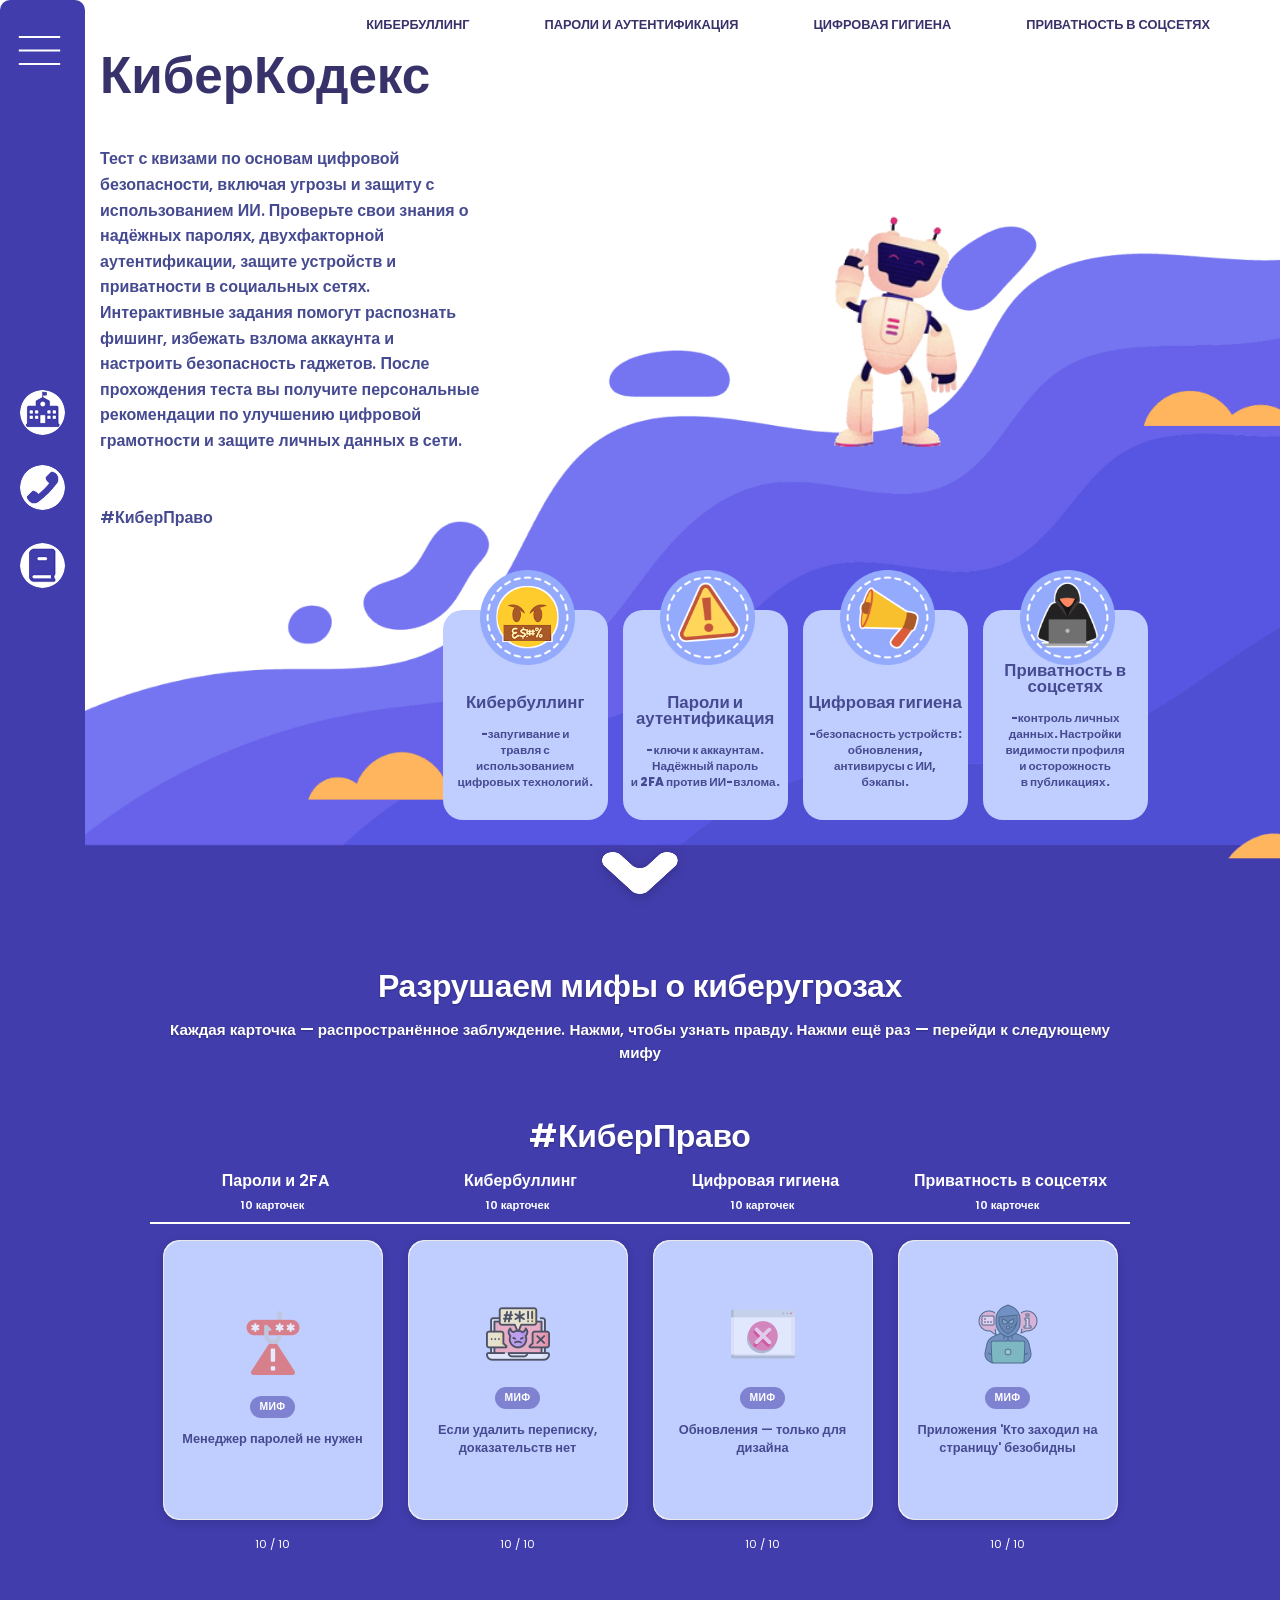
<file: index.html>
<!DOCTYPE html>
<html lang="ru">
<head>
    <meta charset="UTF-8">
    <meta content="noindex, nofollow" name="robots">
    <meta content="width=device-width, initial-scale=1, user-scalable=yes" name="viewport">
    <title>КиберКодекс Квизы</title>
    <link href="https://fonts.googleapis.com/css?family=Poppins:300,400,500,600,700,800,900&display=swap" rel="stylesheet">
    <link rel="stylesheet" href="webstyle.css">
</head>
<body>

<!-- Robot Companion -->
<div id="robotCompanion" class="robot-container">
    <img id="robotGif" src="video/hello.gif" alt="Robot Assistant" class="robot-gif">
</div>

<label>
    <input type="checkbox">
    <div class="sidebar-header"><img src="img/menu-icon.svg" alt="menu"></div>
    <div class="sidebar">
        <div class="sidebar-links">
            <ul>
                <li><a href="https://www.mvd.gov.by/ru/news/7021"><img src="img/imgCollege.png">МВД Беларуси</a></li>
                <li class="dropdown-trigger">
                    <a class="dropdown-link"><img src="img/phone.png">Контакты банков ▼</a>
                    <div class="dropdown-menu">
                        <a href="tel:+375172899090">Приорбанк <br>+375 (17) 289-90-90</a>
                        <a href="tel:+375172188431">Беларусбанк <br>+375 (17) 218-84-31</a>
                        <a href="tel:136">Белагропромбанк 136</a>
                        <a href="tel:+375295148148">БПС-Сбербанк <br>+375 (29) 514-81-48</a>
                        <a href="tel:+375172390239">Белинвестбанк <br>+375 (17) 239-02-39</a>
                        <a href="tel:+375173114444">Паритетбанк <br>+375 (17) 311-44-44</a>
                        <a href="tel:+375172291621">Белгазпромбанк <br>+375 (17) 229-16-21</a>
                        <a href="tel:+375172156115">БелВЭБ <br>+375 (17) 215-61-15</a>
                        <a href="tel:+375172379797">Банк Дабрабыт <br>+375 (17) 237-97-97</a>
                        <a href="tel:+375172729898">Технобанк <br>+375 (17) 272-98-98</a>
                        <a href="tel:+375172299888">МТБанк <br>+375 (17) 229-98-88</a>
                        <a href="tel:+375447333332">Альфа-Банк <br>+375 (44) 733-33-32</a>
                    </div>
                </li>
                <li><a href="https://www.mvd.gov.by/ru/page/glavnoe-upravlenie-ohrany-pravoporyadka-i-profilaktiki/polezno-znat-detyam-i-roditelyam"><img src="img/imgEnglish.png">Справочник по <br>кибербезопасности</a></li>
            </ul>
        </div>
    </div>
</label>

<section>
    <header>
        <ul>
            <li><a href="QuizCyberbulling/index.html">КИБЕРБУЛЛИНГ</a></li>
            <li><a href="QuizPassword/index.html">ПАРОЛИ И АУТЕНТИФИКАЦИЯ</a></li>
            <li><a href="QuizDigital/index.html">ЦИФРОВАЯ ГИГИЕНА</a></li>
            <li><a href="QuizSocial/index.html">ПРИВАТНОСТЬ В СОЦСЕТЯХ</a></li>
        </ul>
    </header>

    <div class="title-text">
        <h1>КиберКодекс</h1>
        <p>Тест с квизами по основам цифровой безопасности, включая угрозы и защиту с использованием ИИ. Проверьте свои знания о надёжных паролях, двухфакторной аутентификации, защите устройств и приватности в социальных сетях. Интерактивные задания помогут распознать фишинг, избежать взлома аккаунта и настроить безопасность гаджетов. После прохождения теста вы получите персональные рекомендации по улучшению цифровой грамотности и защите личных данных в сети.<br></br><br>#КиберПраво</br></p>
    </div>

    <div class="textBox">
        <ul>
            <li>
                <a href="QuizCyberbulling/index.html">
                    Кибербуллинг
                    <p class="des-A1"><br>-запугивание и<br>травля с<br>использованием<br>цифровых технологий.</p>
                    <div class="img-A1"><img src="img/cyberbullying.png"></div>
                </a>
            </li>

            <li>
                <a href="QuizPassword/index.html">
                    Пароли и аутентификация
                    <p class="des-A2"><br>-ключи к аккаунтам.<br>Надёжный пароль<br>и 2FA против ИИ-взлома.</p>
                    <div class="img-A2"><img src="img/danger.png"></div>
                </a>
            </li>

            <li>
                <a href="QuizDigital/index.html">
                    Цифровая гигиена
                    <p class="des-B1"><br>-безопасность устройств:<br>обновления,<br>антивирусы с ИИ,<br>бэкапы.</p>
                    <div class="img-B1"><img src="img/fake.png"></div>
                </a>
            </li>

            <li>
                <a href="QuizSocial/index.html">
                    Приватность в соцсетях
                    <p class="des-B2"><br>-контроль личных<br>данных. Настройки<br>видимости профиля<br>и осторожность<br>в публикациях.</p>
                    <div class="img-B2"><img src="img/scam.png"></div>
                </a>
            </li>
        </ul>
    </div>

    <div class="city">
        <img src="img/Background%20(1).png" class="CityMobile">
    </div>
</section>

<div class="arrow-clean" id="scrollArrowOnly">
    <div class="pure-arrow">
        <span class="arrow-icon-simple"><img src="img/arrow.png"></span>
    </div>
</div>

<div class="decks-container">
    <h2 class="main-title">Разрушаем мифы о киберугрозах</h2>
    <p class="main-subtitle">Каждая карточка — распространённое заблуждение. Нажми, чтобы узнать правду. Нажми ещё раз — перейди к следующему мифу</p>
    <h2 class="main-title">#КиберПраво</h2>
    <div id="decks-wrapper" class="decks-grid"></div>
</div>

<script>
    const topicsData = {
        cyberbullying: {
            title: "Кибербуллинг",
            icon: "",
            cards: [
                { myth: "Если игнорировать обидчика, он сам отстанет", fact: "Игнорирование часто приводит к эскалации. Нужно блокировать, сохранять скрины и обращаться к взрослым." },
                { myth: "Кибербуллинг бывает только в соцсетях", fact: "Травля может происходить в играх, мессенджерах, на форумах, по email." },
                { myth: "Анонимность в сети позволяет безнаказанно оскорблять", fact: "Любые действия оставляют цифровой след. Личность агрессора можно установить." },
                { myth: "Если удалить переписку, доказательств нет", fact: "Скриншоты и сохраненные логи — полноценные доказательства." },
                { myth: "Жаловаться на буллинг — значит показать слабость", fact: "Обращение за помощью — это проявление силы и самозащиты." },
                { myth: "Слова в интернете не имеют значения", fact: "Слова в сети ранят так же сильно, как сказанные в лицо." },
                { myth: "Буллинг — это норма взросления", fact: "Систематическая травля НЕ является нормой и требует вмешательства." },
                { myth: "Лучше не вмешиваться в чужую травлю", fact: "Пассивное наблюдение подпитывает буллинг. Поддержка жертвы помогает." },
                { myth: "Обидчики — всегда незнакомцы", fact: "В 80% случаев агрессор — знакомый: одноклассник или бывший друг." },
                { myth: "Если меня не трогают, меня это не касается", fact: "Кибербуллинг формирует токсичную среду, от которой страдают все." }
            ]
        },
                selfharm: { // "Пароли и аутентификация"
                    title: "Пароли и 2FA",
                    icon: "",
                    cards: [
                        { myth: "ИИ не подбирает пароли", fact: "PassGAN анализирует утечки и генерирует варианты в разы быстрее брутфорса." },
                        { myth: "Gomel2026! — надёжный пароль", fact: "ИИ перебирает такие за секунды. Нужен 15+ случайных символов." },
                        { myth: "Менеджер паролей не нужен", fact: "Менеджеры с ИИ сами меняют скомпрометированные пароли." },
                        { myth: "СМС-2FA спасает от ИИ", fact: "ИИ делает SIM-своппинг через deepfake-голос. Лучше TOTP." },
                        { myth: "ChatGPT придумает надёжный пароль", fact: "Его пароли предсказуемы. Используйте генератор менеджера." },
                        { myth: "2FA — это два пароля", fact: "2FA: пароль + код. ИИ создаёт фишинг-страницы для кражи кода." },
                        { myth: "Брутфорс умер, везде ИИ", fact: "ИИ ускоряет брутфорс в тысячи раз под политики сайтов." },
                        { myth: "Резервная почта не важна", fact: "Если ИИ взломает её через фишинг — доступ ко всем аккаунтам." },
                        { myth: "Браузер сохранит пароли безопасно", fact: "ИИ в браузере не проверяет пароли. Любой скрипт вытащит их." },
                        { myth: "Deepfake не опасен для 2FA", fact: "Deepfake-голосом выманивают код. Не диктуйте код даже 'сотруднику'." }
                    ]
                },
        drugs: { // "Цифровая гигиена"
            title: "Цифровая гигиена",
            icon: "",
            cards: [
                { myth: "Обновления — только для дизайна", fact: "Закрывают уязвимости для ИИ-эксплойтов (например, атак с помощью GAN или AutoGPT)." },
                { myth: "Публичный Wi-Fi + VPN безопасны", fact: "ИИ (например, deep learning-анализатор трафика) может деанонимизировать даже некоторые VPN." },
                { myth: "Фонарику не нужны права", fact: "Вредоносное ИИ (ботнет с компьютерным зрением) может включать камеру под видом фонарика." },
                { myth: "На iPhone вирусов нет", fact: "Шпионское ПО Pegasus использует ИИ для обхода защиты (машинное обучение на уязвимостях)." },
                { myth: "Антивирус на телефоне бесполезен", fact: "Современные антивирусы сами на ИИ (поведенческий анализ, нейросети) ловят аномалии." },
                { myth: "Бэкап не нужен — облако спасёт", fact: "ИИ-шифровальщики (например, LockBit с нейросетевым подбором ключей) шифруют и облака." },
                { myth: "Пиратский софт безопасен с ИИ-антивирусом", fact: "Пиратки содержат 'спящие' ИИ-трейты (например, дропперы с ML-обфускацией). Не качайте." },
                { myth: "Цифровой след — только история", fact: "ИИ (LLM и рекомендательные системы) собирает клики, геометки, время набора для манипуляций." },
                { myth: "Заклеивать камеру — паранойя", fact: "Без заклейки шпионское ИИ (модели распознавания лиц FaceNet, DeepFace) может включать камеру." },
                { myth: "Удалить фото — и готово к продаже", fact: "ИИ-инструменты восстановления (например, Photorec с ML-алгоритмами) достают данные. Только Factory Reset." }
            ]
        },
        scam: { // "Приватность в соцсетях"
            title: "Приватность в соцсетях",
            icon: "",
            cards: [
                { myth: "Геометки в реальном времени — это круто", fact: "Воры видят, что вас нет дома. Публикуйте фото из отпуска после возвращения." },
                { myth: "Дата рождения и школа в профиле никому не нужны", fact: "Мошенники используют эти данные для подбора ответов на секретные вопросы." },
                { myth: "Приватность важна только для звезд", fact: "Ваши данные могут использовать для шантажа, кражи личности или таргета." },
                { myth: "Приложения 'Кто заходил на страницу' безобидны", fact: "Они крадут ваш токен доступа и могут рассылать спам от вашего имени." },
                { myth: "Если друг прислал ссылку, она безопасна", fact: "Аккаунт друга могли взломать. Всегда перепроверяйте через другой канал связи." },
                { myth: "Викторины 'Какой ты персонаж?' просто развлекают", fact: "Они собирают ваши личные данные для создания базы мошенников." },
                { myth: "Социальная инженерия — это взлом серверов", fact: "Это манипуляция людьми. Злоумышленник использует вашу доверчивость и открытые данные." },
                { myth: "После удаления аккаунта данные исчезают мгновенно", fact: "Сервера хранят архивы месяцами. Читайте политику конфиденциальности." },
                { myth: "Автозагрузка фото в облако удобна и безопасна", fact: "При взломе облака злоумышленник скачает всю вашу личную галерею." },
                { myth: "При взломе нужно сразу писать пост 'Меня взломали!'", fact: "Сначала смените пароль, включите 2FA и завершите активные сессии." }
            ]
        }
    };

    function shuffleArray(arr) {
        for (let i = arr.length - 1; i > 0; i--) {
            const j = Math.floor(Math.random() * (i + 1));
            [arr[i], arr[j]] = [arr[j], arr[i]];
        }
        return arr;
    }

    function escapeHtml(str) {
        if (!str) return '';
        return str.replace(/&/g, '&amp;')
            .replace(/</g, '&lt;')
            .replace(/>/g, '&gt;')
            .replace(/"/g, '&quot;')
            .replace(/'/g, '&#39;');
    }

    class CardDeck {
        constructor(container, topicKey, topicData) {
            this.container = container;
            this.topicKey = topicKey;
            this.topicData = topicData;
            this.cards = [];
            this.isFlipped = false;
            this.init();
        }

        init() {
            const shuffled = shuffleArray([...this.topicData.cards]);
            this.cards = shuffled.map((card, idx) => ({
                id: idx,
                myth: card.myth,
                fact: card.fact
            }));
            this.isFlipped = false;
            this.render();
        }

        reset() {
            this.cards = shuffleArray([...this.topicData.cards]).map((card, idx) => ({
                id: idx,
                myth: card.myth,
                fact: card.fact
            }));
            this.isFlipped = false;
            this.render();
        }

        handleCardClick() {
            if (this.cards.length === 0) return;
            if (!this.isFlipped) {
                this.isFlipped = true;
                this.render();
            } else {
                this.cards.shift();
                this.isFlipped = false;
                this.render();
            }
        }

        getImage(isFront) {
            const images = {
                cyberbullying: {
                    front: 'img/cyberbullying1.png',
                    back: 'img/good1.png'
                },
                selfharm: {
                    front: 'img/warning.png',
                    back: 'img/password-strenght.png'
                },
                drugs: {
                    front: 'img/unsafe.png',
                    back: 'img/virtual.png'
                },
                scam: {
                    front: 'img/scam1.png',
                    back: 'img/server.png'
                }
            };

            const theme = images[this.topicKey];
            if (!theme) {
                const defaultImg = isFront ? 'img/close.png' : 'img/file.png';
                return `<img src="${defaultImg}" alt="icon">`;
            }

            const imgPath = isFront ? theme.front : theme.back;
            return `<img src="${imgPath}">`;
        }

        render() {
            if (!this.container) return;
            const hasCards = this.cards.length > 0;
            const totalCards = this.topicData.cards.length;

            if (!hasCards) {
                this.container.innerHTML = `
                <div class="deck-area">
                    <div class="empty-stack" data-restart="${this.topicKey}">
                        <img src="img/refresh.png">
                    </div>
                    <div class="cards-left empty">0 / ${totalCards}</div>
                </div>
            `;
                const emptyBlock = this.container.querySelector('.empty-stack');
                if (emptyBlock) {
                    emptyBlock.addEventListener('click', (e) => {
                        e.stopPropagation();
                        this.reset();
                    });
                }
                return;
            }

            const currentCard = this.cards[0];
            const remainingCount = this.cards.length;

            const frontImageHtml = this.getImage(true);
            const backImageHtml = this.getImage(false);

            const html = `
            <div class="deck-area">
                <div class="cards-stack ${this.isFlipped ? 'flipped' : ''}" data-deck="${this.topicKey}">
                    <div class="card-content">
                        <div class="card-front">
                            <div class="card-icon">${frontImageHtml}</div>
                            <div class="card-label">МИФ</div>
                            <p class="card-text">${escapeHtml(currentCard.myth)}</p>
                        </div>
                        <div class="card-back">
                            <div class="card-icon">${backImageHtml}</div>
                            <div class="card-label">ФАКТ</div>
                            <p class="card-text">${escapeHtml(currentCard.fact)}</p>
                        </div>
                    </div>
                </div>
                <div class="cards-left">${remainingCount} / ${totalCards}</div>
            </div>
        `;
            this.container.innerHTML = html;

            const stack = this.container.querySelector('.cards-stack');
            if (stack) {
                stack.addEventListener('click', (e) => {
                    e.stopPropagation();
                    this.handleCardClick();
                });
            }
        }
    }


    window.decks = {};

    function createAllDecks() {
        const wrapper = document.getElementById('decks-wrapper');
        if (!wrapper) return;
        const deckKeys = ['cyberbullying', 'selfharm', 'drugs', 'scam'];
        const shuffledDecks = shuffleArray([...deckKeys]);
        wrapper.innerHTML = '';

        shuffledDecks.forEach((key) => {
            const data = topicsData[key];
            const deckDiv = document.createElement('div');
            deckDiv.className = 'card-deck';
            deckDiv.innerHTML = `
                <div class="deck-header">
                    <h3>
                        <span>${data.icon || ''}</span>
                        ${escapeHtml(data.title)}
                    </h3>
                    <div class="deck-stats">${data.cards.length} карточек</div>
                </div>
                <div class="deck-cards-container" data-deck-id="${key}"></div>
            `;
            wrapper.appendChild(deckDiv);
            const cardsContainer = deckDiv.querySelector('.deck-cards-container');
            if (cardsContainer) {
                window.decks[key] = new CardDeck(cardsContainer, key, data);
            }
        });
    }

    document.addEventListener('DOMContentLoaded', function() {
        createAllDecks();

        const arrowOnly = document.getElementById('scrollArrowOnly');
        if (arrowOnly) {
            arrowOnly.addEventListener('click', (e) => {
                e.preventDefault();
                const targetGrid = document.querySelector('.decks-grid');
                if (targetGrid) {
                    targetGrid.scrollIntoView({ behavior: 'smooth', block: 'start' });
                } else {
                    document.querySelector('.decks-container')?.scrollIntoView({ behavior: 'smooth', block: 'start' });
                }
            });
        }

        // оригинальная логика сайдбара
        const checkbox = document.querySelector('input[type="checkbox"]');
        const dropdownTrigger = document.querySelector('.dropdown-trigger');
        const dropdownMenu = document.querySelector('.dropdown-menu');
        const sidebar = document.querySelector('.sidebar');
        const sidebarHeader = document.querySelector('.sidebar-header');
        let dropdownOpen = false;

        if (dropdownTrigger) {
            dropdownTrigger.addEventListener('click', function(event) {
                event.preventDefault();
                event.stopPropagation();
                if (dropdownOpen) {
                    dropdownMenu.style.display = 'none';
                    dropdownOpen = false;
                } else {
                    dropdownMenu.style.display = 'block';
                    dropdownOpen = true;
                }
            });
        }
        if (dropdownMenu) {
            dropdownMenu.addEventListener('click', (e) => e.stopPropagation());
            dropdownMenu.querySelectorAll('a').forEach(link => {
                link.addEventListener('click', (e) => e.stopPropagation());
            });
        }
        document.addEventListener('click', function(event) {
            if (dropdownMenu && dropdownMenu.contains(event.target)) return;
            if (dropdownTrigger && dropdownTrigger.contains(event.target)) return;
            if (checkbox && checkbox.checked &&
                !sidebar.contains(event.target) &&
                !sidebarHeader.contains(event.target)) {
                checkbox.checked = false;
            }
        });
        if (sidebarHeader) {
            sidebarHeader.addEventListener('click', (event) => {
                event.stopPropagation();
                if (window.innerWidth <= 600) sidebar.classList.toggle('active');
            });
        }
    });

    // Robot Animation Logic
    function initRobotAnimation() {
        const robotGif = document.getElementById('robotGif');

        if (!robotGif) return;

        robotGif.src = 'video/hello.gif';

        const helloDuration = 2000; // 2 секунды

        setTimeout(() => {
            robotGif.src = 'video/idle.gif';
        }, helloDuration);
    }

    document.addEventListener('DOMContentLoaded', function() {
        initRobotAnimation();
    });
</script>
</body>
</html>
</file>
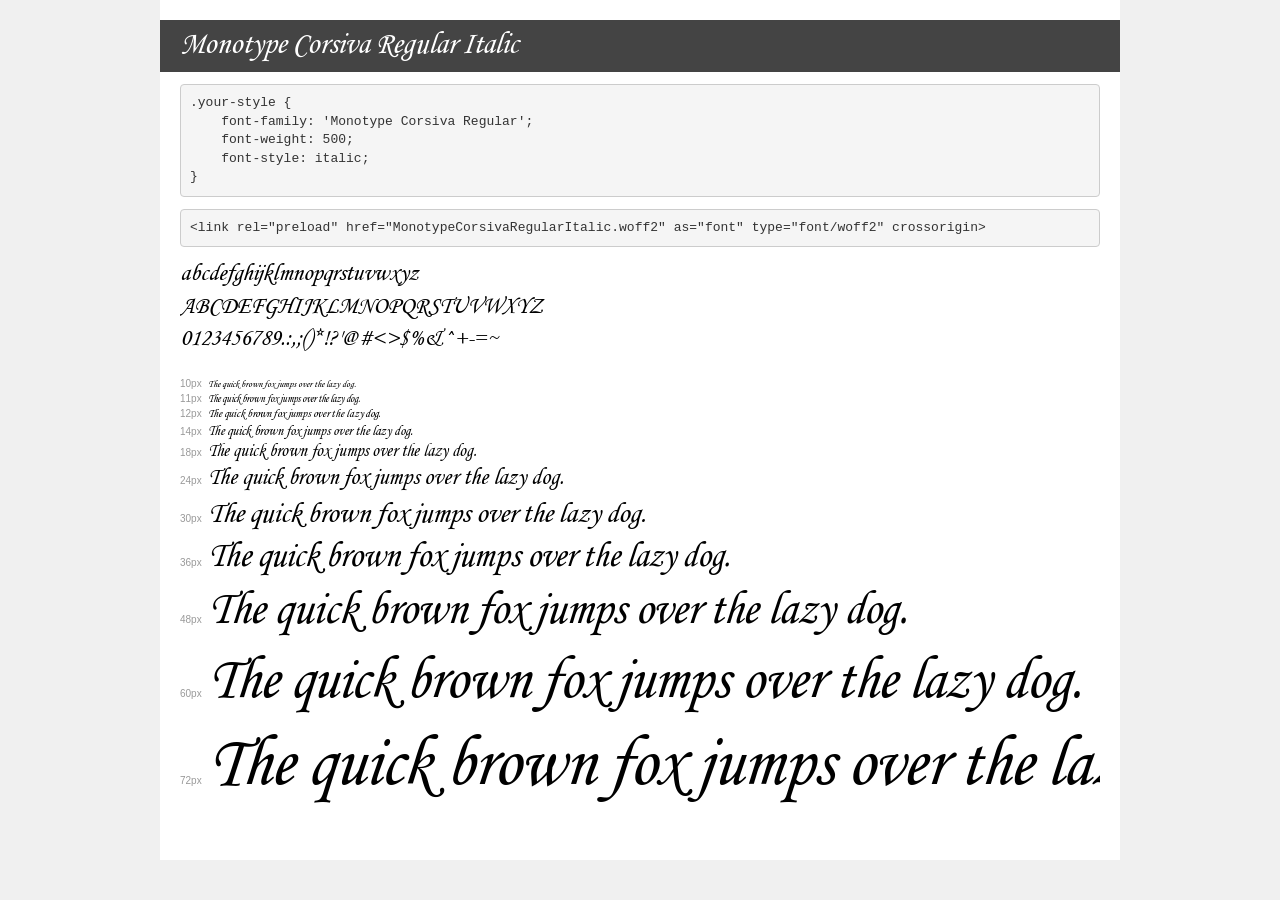
<file: fonts/demo.html>
<!DOCTYPE html>
<html lang="en">
<head>
    <meta charset="utf-8">
    <meta http-equiv="X-UA-Compatible" content="IE=edge">
    <meta name="viewport" content="width=device-width, initial-scale=1">
    <meta name="robots" content="noindex, noarchive">
    <meta name="format-detection" content="telephone=no">
    <title>Transfonter demo</title>
    <link href="stylesheet.css" rel="stylesheet">
    <style>
        /*
        http://meyerweb.com/eric/tools/css/reset/
        v2.0 | 20110126
        License: none (public domain)
        */
        html, body, div, span, applet, object, iframe,
        h1, h2, h3, h4, h5, h6, p, blockquote, pre,
        a, abbr, acronym, address, big, cite, code,
        del, dfn, em, img, ins, kbd, q, s, samp,
        small, strike, strong, sub, sup, tt, var,
        b, u, i, center,
        dl, dt, dd, ol, ul, li,
        fieldset, form, label, legend,
        table, caption, tbody, tfoot, thead, tr, th, td,
        article, aside, canvas, details, embed,
        figure, figcaption, footer, header, hgroup,
        menu, nav, output, ruby, section, summary,
        time, mark, audio, video {
            margin: 0;
            padding: 0;
            border: 0;
            font-size: 100%;
            font: inherit;
            vertical-align: baseline;
        }
        /* HTML5 display-role reset for older browsers */
        article, aside, details, figcaption, figure,
        footer, header, hgroup, menu, nav, section {
            display: block;
        }
        body {
            line-height: 1;
        }
        ol, ul {
            list-style: none;
        }
        blockquote, q {
            quotes: none;
        }
        blockquote:before, blockquote:after,
        q:before, q:after {
            content: '';
            content: none;
        }
        table {
            border-collapse: collapse;
            border-spacing: 0;
        }
        /* demo styles */
        body {
            background: #f0f0f0;
            color: #000;
        }
        .page {
            background: #fff;
            width: 920px;
            margin: 0 auto;
            padding: 20px 20px 0 20px;
            overflow: hidden;
        }
        .font-container {
            overflow-x: auto;
            overflow-y: hidden;
            margin-bottom: 40px;
            line-height: 1.3;
            white-space: nowrap;
            padding-bottom: 5px;
        }
        h1 {
            position: relative;
            background: #444;
            font-size: 32px;
            color: #fff;
            padding: 10px 20px;
            margin: 0 -20px 12px -20px;
        }
        .letters {
            font-size: 25px;
            margin-bottom: 20px;
        }
        .s10:before {
            content: '10px';
        }
        .s11:before {
            content: '11px';
        }
        .s12:before {
            content: '12px';
        }
        .s14:before {
            content: '14px';
        }
        .s18:before {
            content: '18px';
        }
        .s24:before {
            content: '24px';
        }
        .s30:before {
            content: '30px';
        }
        .s36:before {
            content: '36px';
        }
        .s48:before {
            content: '48px';
        }
        .s60:before {
            content: '60px';
        }
        .s72:before {
            content: '72px';
        }
        .s10:before, .s11:before, .s12:before, .s14:before,
        .s18:before, .s24:before, .s30:before, .s36:before,
        .s48:before, .s60:before, .s72:before {
            font-family: Arial, sans-serif;
            font-size: 10px;
            font-weight: normal;
            font-style: normal;
            color: #999;
            padding-right: 6px;
        }
        pre {
            display: block;
            padding: 9px;
            margin: 0 0 12px;
            font-family: Monaco, Menlo, Consolas, "Courier New", monospace;
            font-size: 13px;
            line-height: 1.428571429;
            color: #333;
            font-weight: normal;
            font-style: normal;
            background-color: #f5f5f5;
            border: 1px solid #ccc;
            overflow-x: auto;
            border-radius: 4px;
        }
        /* responsive */
        @media (max-width: 959px) {
            .page {
                width: auto;
                margin: 0;
            }
        }
    </style>
</head>
<body>
<div class="page">
    <div class="demo">
        <h1 style="font-family: 'Monotype Corsiva Regular'; font-weight: 500; font-style: italic;">Monotype Corsiva Regular Italic</h1>
        <pre title="Usage">.your-style {
    font-family: 'Monotype Corsiva Regular';
    font-weight: 500;
    font-style: italic;
}</pre>
        <pre title="Preload (optional)">
&lt;link rel=&quot;preload&quot; href=&quot;MonotypeCorsivaRegularItalic.woff2&quot; as=&quot;font&quot; type=&quot;font/woff2&quot; crossorigin&gt;</pre>
        <div class="font-container" style="font-family: 'Monotype Corsiva Regular'; font-weight: 500; font-style: italic;">
            <p class="letters">
                abcdefghijklmnopqrstuvwxyz<br>
ABCDEFGHIJKLMNOPQRSTUVWXYZ<br>
                0123456789.:,;()*!?'@#&lt;&gt;$%&^+-=~
            </p>
            <p class="s10" style="font-size: 10px;">The quick brown fox jumps over the lazy dog.</p>
            <p class="s11" style="font-size: 11px;">The quick brown fox jumps over the lazy dog.</p>
            <p class="s12" style="font-size: 12px;">The quick brown fox jumps over the lazy dog.</p>
            <p class="s14" style="font-size: 14px;">The quick brown fox jumps over the lazy dog.</p>
            <p class="s18" style="font-size: 18px;">The quick brown fox jumps over the lazy dog.</p>
            <p class="s24" style="font-size: 24px;">The quick brown fox jumps over the lazy dog.</p>
            <p class="s30" style="font-size: 30px;">The quick brown fox jumps over the lazy dog.</p>
            <p class="s36" style="font-size: 36px;">The quick brown fox jumps over the lazy dog.</p>
            <p class="s48" style="font-size: 48px;">The quick brown fox jumps over the lazy dog.</p>
            <p class="s60" style="font-size: 60px;">The quick brown fox jumps over the lazy dog.</p>
            <p class="s72" style="font-size: 72px;">The quick brown fox jumps over the lazy dog.</p>
        </div>
    </div>

</div>
</body>
</html>
</file>
<file: webstyle.css>
@import url('https://fonts.googleapis.com/css?family=Poppins:300,400,500,600,700,800,900&display=swap');

* {
    margin: 0;
    padding: 0;
    box-sizing: border-box;
    font-family: 'Poppins', sans-serif;
}

@font-face {
    font-family: 'Monotype Corsiva Regular';
    src: url('fonts/MonotypeCorsivaRegularItalic.woff2') format('woff2');
    font-weight: 600;
    font-style: italic;
    font-display: swap;
}

html {
    scroll-behavior: smooth;
}

body {
    background: #413dac;
    min-height: 100vh;
}

.decks-container {
    background: transparent !important;
    scroll-margin-top: 1rem;
}

.decks-grid,
.card-deck,
.deck-header {
    background: transparent !important;
}

.main-title, .main-subtitle {
    color: white;
    text-shadow: 0 1px 2px rgba(0,0,0,0.3);
}

.city {
    margin-bottom: 0;
    padding-bottom: 0;
    user-select: none;
}

section {
    margin-bottom: 0;
    padding-bottom: 0;
    position: relative;
    width: 100%;
    height: 100vh;
    padding: 100px;
    display: flex;
    justify-content: space-between;
    align-items: center;
}

.arrow-clean {
    display: flex;
    justify-content: center;
    position: relative;
    margin-top: -3rem;
    margin-bottom: 0.8rem;
    z-index: 20;
    cursor: pointer;
}

.pure-arrow {
    display: inline-flex;
    flex-direction: column;
    align-items: center;
    gap: 0.2rem;
    background: transparent;
    padding: 0;
    border: none;
    transition: transform 0.2s ease;
}

.pure-arrow:hover {
    transform: translateY(3px);
}

.arrow-icon-simple {
    font-size: 2.4rem;
    display: inline-block;
    animation: gentleBounce 1.5s infinite;
    filter: drop-shadow(0 2px 6px rgba(0,0,0,0.2));
    text-shadow: 0 1px 2px rgba(0,0,0,0.3);
}

@keyframes gentleBounce {
    0%, 100% { transform: translateY(0px); }
    50% { transform: translateY(6px); }
}

@media (max-width: 680px) {
    .arrow-clean {
        margin-top: -1.5rem;
    }
    .arrow-icon-simple {
        font-size: 2rem;
    }
    .arrow-text-simple {
        font-size: 0.6rem;
    }
}

.sidebar {
    position: fixed;
    top: 0;
    left: 0;
    height: 100%;
    width: 100px;
    display: flex;
    flex-direction: column;
    overflow-x: hidden;
    background: #413dac;
    padding: 25px 20px;
    z-index: 15000;
    transition: all 0.4s ease;
    border-radius: 10px;
}

input {
    display: none;
    visibility: hidden;
    -webkit-appearance: none;
}

.sidebar-links {
    list-style: none;
    margin-top: 560px;
    height: 80%;
    overflow-y: auto;
    scrollbar-width: none;
}

.sidebar-links img {
    width: 60px;
    border-radius: 50%;
    user-select: none;
}

.sidebar-links li a {
    display: flex;
    align-items: center;
    gap: 0 20px;
    color: #fff;
    font-size: 1.0em;
    font-weight: 300;
    padding: 15px 0;
    white-space: nowrap;
    text-decoration: none;
}

.sidebar-links li a:hover {
    background: #ffffff2d;
    color: #fff;
    border-radius: 10px;
}

.dropdown-trigger {
    position: relative;
}

.dropdown-menu {
    display: none;
    background: #534fb0;
    border-radius: 8px;
    margin: 5px 0 10px 30px;
    padding: 5px 0;
    width: 210px;
}

.dropdown-menu a {
    display: block;
    padding: 8px 15px;
    color: #fff;
    text-decoration: none;
    font-size: 15.5px !important;
    white-space: normal;
    line-height: 1.2;
}

.dropdown-menu a:hover {
    background: #6a67c4;
    border-radius: 5px;
}

.dropdown-link {
    position: relative;
}

.sidebar:hover {
    width: 290px;
}

.sidebar-header {
    display: flex;
    align-items: center;
}

.sidebar-header img {
    margin-left: 17px;
    margin-bottom: -80px;
    margin-top: 20px;
    width: 60px;
    user-select: none;
    z-index: 15001;
}

header {
    box-sizing: border-box;
    position: absolute;
    top: 0;
    left: 0;
    width: 100%;
    padding: 40px 100px;
    display: flex;
    justify-content: space-between;
    align-items: center;
    z-index: 10000;
}

header ul {
    display: flex;
    justify-content: flex-end;
    align-items: center;
    position: absolute;
    right: 40px;
}

header ul li {
    list-style: none;
    margin-left: 85px;
}

header ul li a {
    position: relative;
    display: flex;
    flex-direction: column;
    align-items: center;
    text-decoration: none;
    padding: 6px 15px;
    color: #38326b;
    border-radius: 20px;
    font-size: 1em;
    font-weight: 700;
    transition: 0.3s;
}

header ul li a:hover,
header ul li a.home {
    background: #413dac;
    color: #fff;
}

section img {
    position: absolute;
    top: 0;
    left: 0;
    width: 100%;
    height: 100%;
    object-fit: cover;
    pointer-events: none;
}

.textBox {
    box-sizing: border-box;
    position: absolute;
    right: 0;
    bottom: 10%;
    width: 66.2%;
    padding: 20px 40px;
    display: flex;
    justify-content: space-between;
    align-items: center;
    z-index: 10000;
}

.textBox ul {
    display: flex;
    justify-content: center;
    align-items: center;
}

.textBox ul li:nth-child(1) { animation-delay: 0.1s; }
.textBox ul li:nth-child(2) { animation-delay: 0.3s; }
.textBox ul li:nth-child(3) { animation-delay: 0.5s; }
.textBox ul li:nth-child(4) { animation-delay: 0.7s; }

@keyframes buttonRise {
    50% {
        transform: translateY(-20px);
    }
    100% {
        transform: translateY(0);
        opacity: 1;
    }
}

.textBox ul li {
    list-style: none;
    margin-left: 20px;
    animation: buttonRise 1s forwards;
}

.textBox ul li a {
    position: relative;
    display: flex;
    flex-direction: column;
    justify-content: flex-end;
    align-items: center;
    text-decoration: none;
    border-radius: 20px;
    background: #c0ceff;
    height: 300px;
    width: 235px;
    color: #464a90;
    text-align: center;
    font-size: 1.5em;
    line-height: 16px;
    font-weight: 800;
}

.textBox ul li p {
    text-align: center;
    font-size: 0.7em;
    margin-bottom: 50px;
}

.img-A1,
.img-A2,
.img-B1,
.img-B2 {
    position: absolute;
    bottom: 220px;
    margin-right: -5px;
    width: 140px;
    height: 140px;
    background-size: cover;
    transition: transform 0.3s ease;
    user-select: none;
}

.textBox a:hover .img-A1,
.textBox a:hover .img-A2,
.textBox a:hover .img-B1,
.textBox a:hover .img-B2 {
    transform: translateY(-10px);
}

.textBox ul li a:hover {
    transform: translateY(-5px);
}

.sec {
    position: relative;
    padding: 100px;
    background: #413dac;
}

.sec h2 {
    font-size: 3.5em;
    margin-bottom: 20px;
    margin-left: 50px;
    color: #fff;
}

.sec p {
    font-size: 1em;
    color: #fff;
    margin-left: 50px;
}

.sec h2,
.sec p,
.textBox,
header,
.sidebar-links img,
.title-text h1,
.title-text p {
    transform: translateY(20%);
    animation: ani 1s forwards;
}

.title-text h1,
.title-text p {
    opacity: 0;
}

.title-text p {
    animation-delay: 0.2s;
}

@keyframes ani {
    0% {
        transform: translateY(20%);
        opacity: 0;
    }
    100% {
        transform: translateY(0);
        opacity: 1;
    }
}

.title-text {
    position: absolute;
    top: 25%;
    left: 80px;
    max-width: 1000px;
    z-index: 1000;
}

.title-text h1 {
    position: relative;
    top: -90px;
    left: 50px;
    font-size: 4.5em;
    font-weight: 700;
    line-height: 1.2;
    margin-bottom: 20px;
    color: #38326b;
}

.title-text p {
    position: relative;
    top: -70px;
    left: 50px;
    font-size: 1.7em;
    line-height: 1.6;
    max-width: 700px;
    color: #464a90;
    font-weight: 600;
}

.decks-container {
    max-width: 100%;
    margin: 0 auto;
    padding: 40px 150px 80px;
    background: #413dac;
}

.main-title {
    text-align: center;
    font-size: 2rem;
    font-weight: 600;
    margin-bottom: 8px;
    color: #ffffff;
    letter-spacing: -0.3px;
}

.main-subtitle {
    text-align: center;
    color: #ffffff;
    margin-bottom: 48px;
    font-size: 0.95rem;
    font-weight: 600;
}

.decks-grid {
    display: grid;
    grid-template-columns: repeat(4, 1fr);
}

.card-deck {
    background: transparent;
    display: flex;
    flex-direction: column;
}

.deck-header {
    text-align: center;
    margin-bottom: 16px;
    padding-bottom: 8px;
    border-bottom: 2px solid #ffffff;
}

.deck-header h3 {
    margin: 0;
    font-size: 1rem;
    font-weight: 600;
    color: #ffffff;
    display: flex;
    align-items: center;
    justify-content: center;
    gap: 6px;
}

.deck-header span {
    font-size: 1.1rem;
}

.deck-stats {
    font-size: 0.7rem;
    color: #ffffff;
    margin-top: 4px;
    font-weight: 600;
}

.deck-area {
    display: flex;
    flex-direction: column;
    align-items: center;
    min-height: 240px;
    position: relative;
}

.cards-stack {
    position: relative;
    width: 100%;
    max-width: 220px;
    height: 280px;
    margin: 0 auto;
    cursor: pointer;
    background: #ffffff;
    border-radius: 16px;
    box-shadow: 0 2px 8px rgba(0, 0, 0, 0.08), 0 4px 12px rgba(0, 0, 0, 0.05);
    transition: all 0.2s ease;
    border: 1px solid #e8e8e8;
}

.cards-stack:hover {
    transform: translateY(-2px);
    box-shadow: 0 6px 16px rgba(0, 0, 0, 0.1);
}

.card-content {
    position: relative;
    width: 100%;
    height: 100%;
    text-align: center;
    border-radius: 16px;
    overflow: hidden;
}

.card-front,
.card-back {
    position: absolute;
    width: 100%;
    height: 100%;
    border-radius: 16px;
    padding: 20px 16px;
    display: flex;
    flex-direction: column;
    justify-content: center;
    box-sizing: border-box;
    background: #c0ceff;
    transition: opacity 0.3s ease;
}

.card-back {
    opacity: 0;
    pointer-events: none;
}

.cards-stack.flipped .card-front {
    opacity: 0;
}

.cards-stack.flipped .card-back {
    opacity: 1;
}

.card-label {
    display: inline-block;
    font-size: 0.65rem;
    font-weight: 600;
    padding: 3px 10px;
    border-radius: 20px;
    text-transform: uppercase;
    letter-spacing: 0.3px;
    margin-bottom: 12px;
    align-self: center;
}

.card-front .card-label,
.card-back .card-label {
    background: #7f82d1;
    color: #ffffff;
    user-select: none;
}

.card-text {
    font-size: 0.8rem;
    line-height: 1.45;
    color: #464a90;
    margin: 0;
    font-weight: 600;
    text-align: center;
}

.card-icon {
    font-size: 1.6rem;
    margin-bottom: 10px;
    opacity: 0.6;
    user-select: none;
}

.cards-left {
    margin-top: 12px;
    font-size: 0.7rem;
    color: #ffffff;
    background: transparent;
    padding: 4px 8px;
    border-radius: 20px;
    text-align: center;
}

.empty-deck {
    width: 100%;
    max-width: 220px;
    height: 280px;
    margin: 0 auto;
    background: #f5f5f4;
    border-radius: 16px;
    border: 1px solid #e8e8e8;
    display: flex;
    flex-direction: column;
    align-items: center;
    justify-content: center;
    cursor: default;
}

.empty-deck-icon {
    width: 50px;
    height: 50px;
    opacity: 0.6;
    margin-bottom: 8px;
    display: flex;
    align-items: center;
    justify-content: center;
    user-select: none;
}

.empty-deck-icon img {
    width: 100%;
    height: 100%;
    object-fit: contain;
}

.empty-deck-text {
    font-size: 0.7rem;
    color: #ffffff;
    font-weight: 400;
}

.cards-left.empty {
    opacity: 0.5;
}

.empty-stack {
    background: #c0ceff;
    border-radius: 28px;
    box-shadow: 0 20px 35px -12px rgba(0, 0, 0, 0.2), 0 0 0 1px rgba(0, 0, 0, 0.02);
    padding: 2rem 1.5rem;
    display: flex;
    justify-content: center;
    align-items: center;
    cursor: pointer;
    transition: transform 0.2s ease, box-shadow 0.2s ease;
    min-height: 220px;
    width: 100%;
    max-width: 220px;
    margin: 0 auto;
    box-sizing: border-box;
}

.empty-stack:hover {
    transform: scale(0.98);
    box-shadow: 0 12px 25px -10px rgba(0, 0, 0, 0.2);
}

.empty-stack svg {
    width: 60px;
    height: 60px;
    stroke: #3b4b6e;
    stroke-width: 1.6;
    fill: none;
    filter: drop-shadow(0 2px 4px rgba(0, 0, 0, 0.05));
}

.robot-container {
    position: absolute;
    bottom: 30px;
    top: 120px;
    right: 80px;
    width: 700px;
    height: 400px;
    z-index: 1000;
    pointer-events: none;
    transition: transform 0.3s ease;
}

.robot-gif {
    width: 110%;
    height: 110%;
    object-fit: contain;
}

@media (max-width: 768px) {
    .robot-container {
        width: 500px;
        height: 500px;
        bottom: 20px;
        right: 20px;
        top: auto;
    }
}

@media (max-width: 480px) {
    .robot-container {
        width: 380px;
        height: 380px;
        bottom: 15px;
        right: 15px;
    }
}

@media (max-width: 768px) {
    .empty-stack {
        max-width: 220px;
        min-height: 180px;
        padding: 1.5rem 1rem;
    }
    .empty-stack svg {
        width: 48px;
        height: 48px;
    }
}

@media (max-width: 1600px) {
    .sidebar { width: 95px; }
    .sidebar-links { margin-top: 390px; }
    .sidebar-links li a { font-size: 1.1em; }
    .sidebar-links img { width: 55px; }
    .sidebar-header img { width: 55px; }
    header ul li { margin-left: 15px; }
    header ul li a { top: -10px; margin: 0 25px; font-size: 0.9em; }
    header .logo { max-width: 220px; top: 10px; left: 0; }
    .textBox { margin-right: 30px; margin-bottom: -25px; }
    .textBox ul li a { height: 250px; width: 195px; font-size: 1.2em; }
    .img-A1, .img-A2, .img-B1, .img-B2 { bottom: 185px; width: 115px; height: 115px; }
    .sec h2 { font-size: 3.3em; }
    .sec p { font-size: 0.9em; }
    .title-text { top: 22%; left: 80px; }
    .title-text h1 { font-size: 4em; }
    .title-text p { font-size: 1.1em; }
}

@media (max-width: 1440px) {
    .sidebar { width: 95px; }
    .sidebar-links { margin-top: 410px; }
    .sidebar-links li a { font-size: 1.1em; }
    .sidebar-links img { width: 55px; }
    .sidebar-header img { width: 55px; }
    header ul li { margin-left: 15px; }
    header ul li a { top: -10px; margin: 0 25px; font-size: 0.9em; }
    header .logo { max-width: 220px; top: 10px; left: 0; }
    .textBox { margin-right: 30px; margin-bottom: -15px; }
    .textBox ul li a { height: 230px; width: 180px; font-size: 1.1em; }
    .img-A1, .img-A2, .img-B1, .img-B2 { bottom: 170px; width: 105px; height: 105px; }
    .sec h2 { font-size: 3.3em; }
    .sec p { font-size: 0.9em; }
    .title-text { top: 20%; left: 70px; }
    .title-text h1 { font-size: 3.8em; }
    .title-text p { font-size: 1.1em; max-width: 450px; }
}

@media (max-width: 1366px) {
    .sidebar { width: 85px; }
    .sidebar-links { margin-top: 400px; }
    .sidebar-links li a { font-size: 1.0em; }
    .sidebar-links img { width: 45px; }
    .sidebar-header img { width: 45px; }
    header ul li a { top: -15px; margin: 0 20px; font-size: 0.9em; }
    header .logo { max-width: 200px; top: 10px; left: 0; }
    .textBox { margin-right: 30px; margin-bottom: -15px; }
    .textBox ul li { margin-left: 17px; }
    .textBox ul li a { height: 220px; width: 170px; font-size: 1.1em; }
    .textBox ul li p { margin-bottom: 33px; }
    .img-A1, .img-A2, .img-B1, .img-B2 { bottom: 165px; width: 100px; height: 100px; }
    .sec h2 { font-size: 3.0em; }
    .sec p { font-size: 0.8em; }
    .title-text { top: 18%; left: 60px; }
    .title-text h1 { font-size: 3.5em; }
    .title-text p { font-size: 1em; max-width: 400px; }
}

@media (max-width: 1280px) {
    .sidebar { width: 85px; }
    .sidebar-links { margin-top: 350px; }
    .sidebar-links li a { font-size: 1.0em; }
    .sidebar-links img { width: 45px; }
    .sidebar-header img { width: 45px; }
    header ul li a { top: -15px; margin: 0 15px; font-size: 0.8em; }
    header .logo { max-width: 200px; top: 10px; left: 0; }
    .textBox { margin-right: 45px; margin-bottom: -30px; }
    .textBox ul li { margin-left: 15px; }
    .textBox ul li a { height: 210px; width: 165px; font-size: 1.05em; }
    .textBox ul li p { margin-bottom: 30px; }
    .img-A1, .img-A2, .img-B1, .img-B2 { bottom: 155px; width: 95px; height: 95px; }
    .title-text { top: 15%; left: 50px; }
    .title-text h1 { font-size: 3.2em; }
    .title-text p { font-size: 1em; max-width: 380px; }
}

@media (max-width: 1080px) {
    .sidebar { width: 85px; }
    .sidebar-links { margin-top: 350px; }
    .textBox { margin-right: 80px; margin-bottom: -30px; }
    .textBox ul li a { height: 190px; width: 145px; font-size: 0.9em; }
    .textBox ul li p { margin-bottom: 20px; }
    .img-A1, .img-A2, .img-B1, .img-B2 { bottom: 145px; width: 85px; height: 85px; }
    header .logo { max-width: 150px; }
    .title-text { top: 18%; left: 40px; }
    .title-text h1 { font-size: 2.7em; }
    .title-text p { font-size: 0.80em; max-width: 350px; }
}

@media (max-width: 960px) {
    .sidebar-links { margin-top: 400px; }
    header { top: 30px; left: 0; }
    header ul li { margin-left: -25px; }
    header ul li a { padding: 6px 5px; font-size: 0.9em; }
    header .logo { display: none; }
    .textBox { bottom: 5%; width: 45%; padding: 50px 40px; }
    .textBox ul { display: grid; grid-template-columns: repeat(2, 1fr); gap: 43px; justify-items: center; align-items: center; }
    .textBox ul li { margin: 0; }
    .textBox ul li a { height: 210px; width: 175px; font-size: 1.0em; }
    .img-A1, .img-A2, .img-B1, .img-B2 { bottom: 155px; width: 105px; height: 105px; }
    .title-text { top: 15%; left: 30px; max-width: 400px; }
    .title-text h1 { font-size: 2.3em; top: -10px; left: 70px; }
    .title-text p { top: -10px; left: 70px; font-size: 0.9em; max-width: 260px; }
}

@media (max-width: 800px) {
    header ul li { margin-left: -25px; }
    header ul li a { padding: 6px 12px; font-size: 0.9em; }
    header .logo { display: none; }
    .textBox { bottom: 5%; width: 50%; padding: 30px 40px; }
    .textBox ul { display: grid; grid-template-columns: repeat(2, 1fr); gap: 50px; justify-items: center; align-items: center; }
    .textBox ul li { margin: 0; }
    .textBox ul li a { height: 180px; width: 145px; font-size: 0.9em; }
    .img-A1, .img-A2, .img-B1, .img-B2 { bottom: 135px; width: 85px; height: 85px; }
    .title-text { top: 12%; left: 25px; max-width: 350px; }
    .title-text h1 { font-size: 2.5em; }
    .title-text p { font-size: 0.9em; max-width: 200px; }
}

@media (max-width: 768px) {
    header ul li { margin-left: -25px; }
    header ul li a { padding: 6px 10px; font-size: 0.8em; }
    .textBox { width: 61%; }
    .title-text { top: 10%; left: 20px; max-width: 320px; }
    .title-text h1 { font-size: 2.3em; }
    .title-text p { font-size: 0.7em; max-width: 150px; }
    .cards-stack, .empty-deck { max-width: 220px; height: 280px; }
    .cards-stack {max-width: 220px; height: 280px;}

    .decks-container {
        padding: 30px 20px 60px;
    }
    .main-title {
        font-size: 1.8rem;
        text-align: left;
        padding-left: 15px;
    }
    .main-subtitle {
        font-size: 0.85rem;
        text-align: left;
        padding-left: 15px;
        margin-bottom: 30px;
    }
    .decks-grid {
        grid-template-columns: 1fr;
        gap: 32px;
        margin-left: -10px;
    }
    .deck-header h3 {
        font-size: 1.1rem;
        text-align: left;
        justify-content: flex-start;
        padding-left: 15px;
    }
    .deck-stats {
        text-align: left;
        padding-left: 15px;
    }
    .deck-area {
        align-items: center;
    }
}

@media (max-width: 600px) {
    header { display: none; }
    .CityMobile { content: url("img/Background (1).png"); }
    .sidebar {
        position: fixed;
        top: 0;
        right: 0;
        height: 100%;
        width: 220px;
        display: flex;
        flex-direction: column;
        overflow-x: hidden;
        background: #413dac;
        padding: 25px 20px;
        z-index: 15001;
        transition: all 0.5s ease;
        transform: translateX(600px);
    }
    .sidebar.active { transform: translateX(0); }
    .sidebar-header {
        position: fixed;
        display: flex;
        justify-content: center;
        align-items: center;
        height: 80px;
        width: 70px;
        top: 80px;
        right: 0;
        z-index: 15005;
        cursor: pointer;
        border-radius: 20px;
        background-color: #413dac;
        box-shadow: 0 0 10px rgba(0, 0, 0, 0.3);
    }
    .sidebar-header img {
        margin-left: 0;
        margin-bottom: 15px;
        height: 50px;
        width: 40px;
        z-index: 15001;
    }
    .sidebar-links { margin-top: 400px; }
    .sidebar-links li a {
        display: flex;
        align-items: center;
        text-decoration: none;
        gap: 10px;
        font-size: 0.9em;
        padding: 20px 0;
        height: 60px;
        line-height: 60px;
    }
    .sidebar-links img { width: 40px; }
    .textBox { bottom: 7%; width: 87%; padding: 20px 40px; }
    .textBox ul li { margin-top: 40px; margin-right: 0; }
    .textBox ul li a { height: 250px; width: 215px; font-size: 1.3em; }
    .sec h2 { font-size: 3em; margin-left: -20px; }
    .sec p { margin-left: -20px; }
    .img-A1, .img-A2, .img-B1, .img-B2 { bottom: 185px; width: 125px; height: 125px; }
    .title-text {
        position: absolute;
        top: 5%;
        left: 80px;
        right: 20px;
        max-width: 100%;
        text-align: center;
    }
    .title-text h1 {
        font-size: 2.5em;
        position: relative;
        top: 0;
        left: 0;
        margin-bottom: 15px;
    }
    .title-text p { display: none; }

    .decks-container {
        padding: 20px 15px 40px;
    }
    .main-title {
        font-size: 1.5rem;
        padding-left: 10px;
    }
    .main-subtitle {
        font-size: 0.75rem;
        padding-left: 10px;
    }
    .decks-grid {
        margin-left: -8px;
    }
    .deck-header h3 {
        padding-left: 10px;
    }
    .deck-stats {
        padding-left: 10px;
    }
}

@media (max-width: 550px) {
    .title-text { top: 12%; right: 160px; }
    .title-text h1 { font-size: 2.2em; }
}

@media (max-width: 500px) {
    .sidebar { transform: translateX(500px); }
    .textBox { bottom: 5%; width: 84%; padding: 20px 40px; }
    .textBox ul li { margin-top: 30px; margin-right: -10px; }
    .textBox ul li a { height: 200px; width: 155px; font-size: 1.0em; }
    .img-A1, .img-A2, .img-B1, .img-B2 { bottom: 155px; width: 105px; height: 105px; }
}

@media (max-width: 420px) {
    .sidebar { transform: translateX(450px); }
    .sidebar-links { margin-top: 450px; }
    .textBox ul li { margin-right: -25px; }
    .title-text { top: 10%; }
    .title-text h1 { font-size: 2em; }
    .sec h2 { font-size: 2.3em; }
}

@media (max-width: 375px) {
    .sidebar { transform: translateX(380px); }
    .sidebar-links { margin-top: 390px; }
    .textBox ul li a { height: 200px; width: 155px; font-size: 1.0em; }
    .img-A1, .img-A2, .img-B1, .img-B2 { bottom: 155px; width: 95px; height: 95px; }
    .title-text { top: 8%; }
    .title-text h1 { font-size: 1.8em; }
}

@media (max-width: 320px) {
    .title-text { top: 5%; }
    .title-text h1 { font-size: 1.6em; }
    .title-text p { font-size: 0.75em; }
}

@media (max-width: 1200px) {
    .decks-grid { gap: 16px; }
    .card-text { font-size: 0.75rem; }
    .card-front, .card-back { padding: 16px 12px; }
}

@media (max-width: 992px) {
    .decks-grid { grid-template-columns: repeat(2, 1fr); gap: 24px; }
    .cards-stack, .empty-deck { max-width: 220px; height: 280px; }
    .cards-stack {max-width: 220px; height: 280px;}
}

@media (max-width: 768px) {
    .decks-grid { grid-template-columns: 1fr; gap: 32px; }
    .main-title { font-size: 1.5rem; }
    .deck-header h3 { font-size: 1.1rem; }
}
</file>
<file: fonts/stylesheet.css>
@font-face {
    font-family: 'Monotype Corsiva Regular';
    src: url('MonotypeCorsivaRegularItalic.woff2') format('woff2');
    font-weight: 500;
    font-style: italic;
    font-display: swap;
}
</file>
